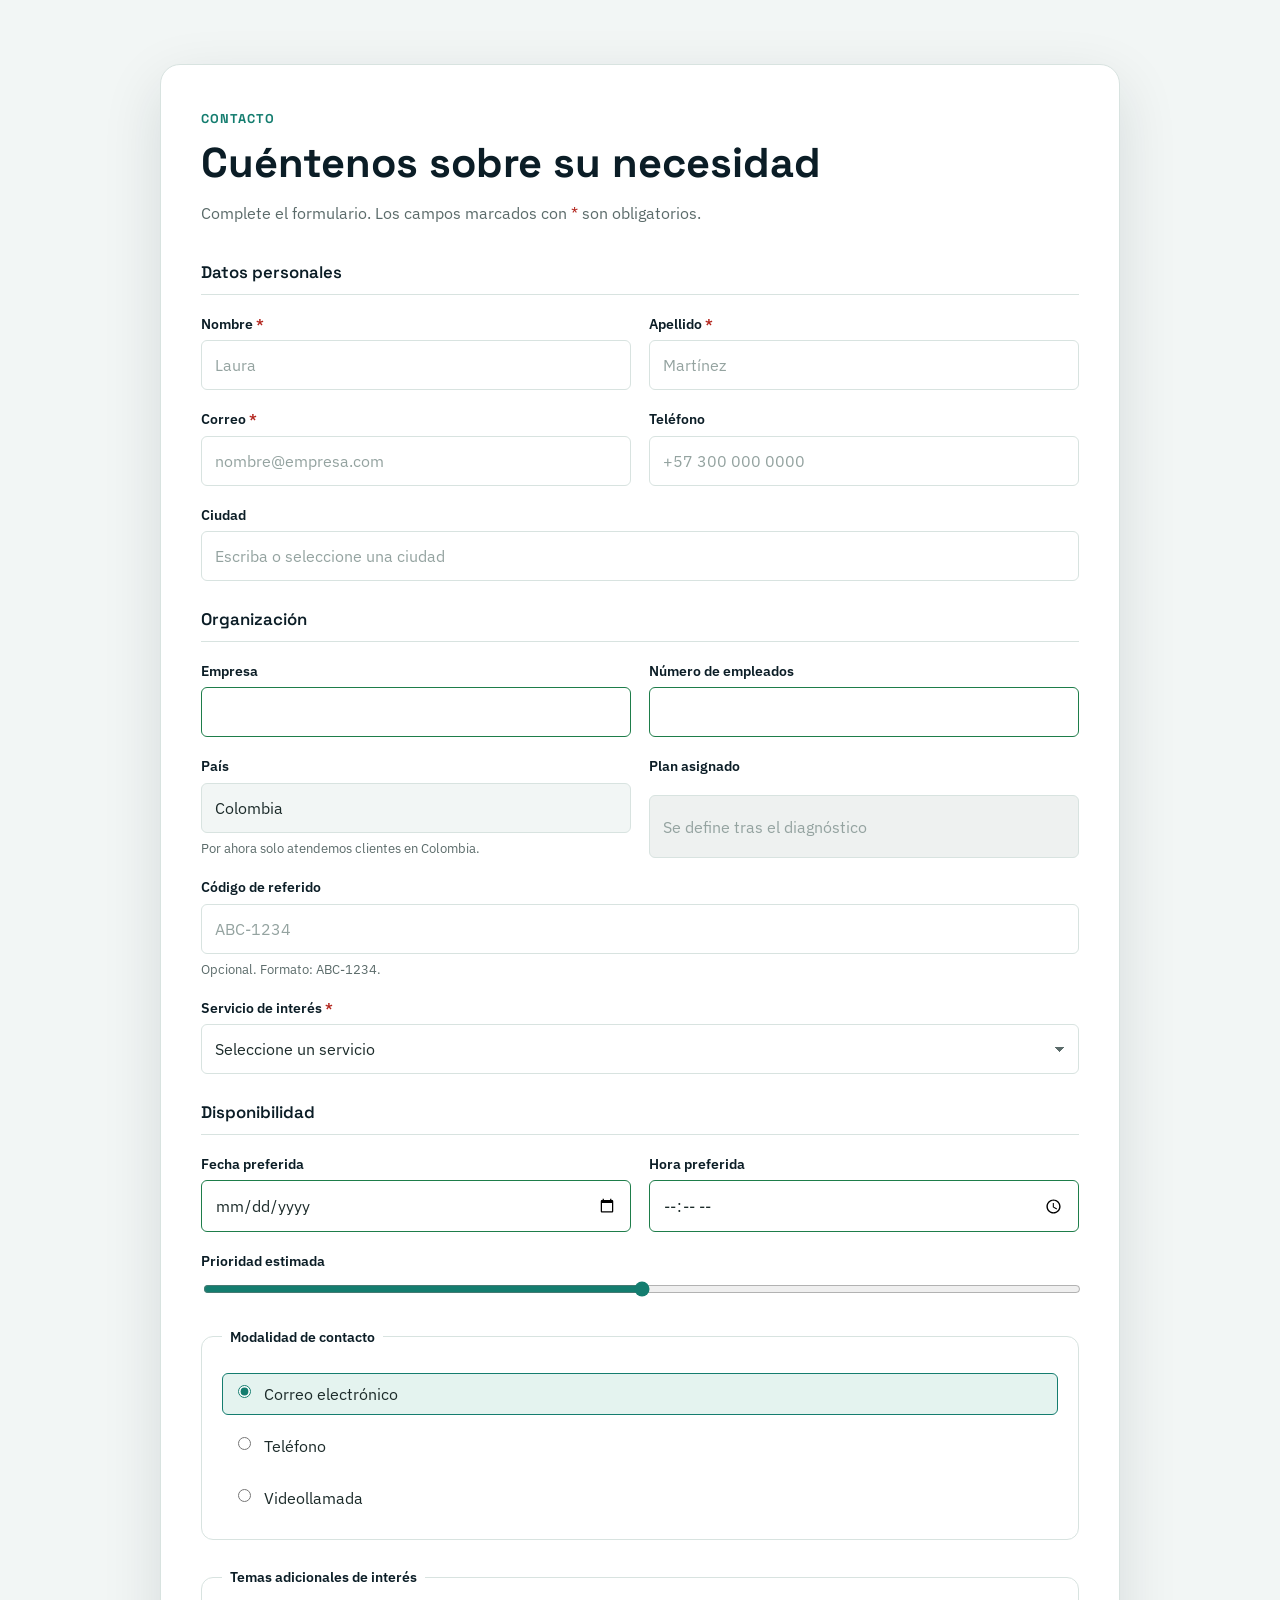
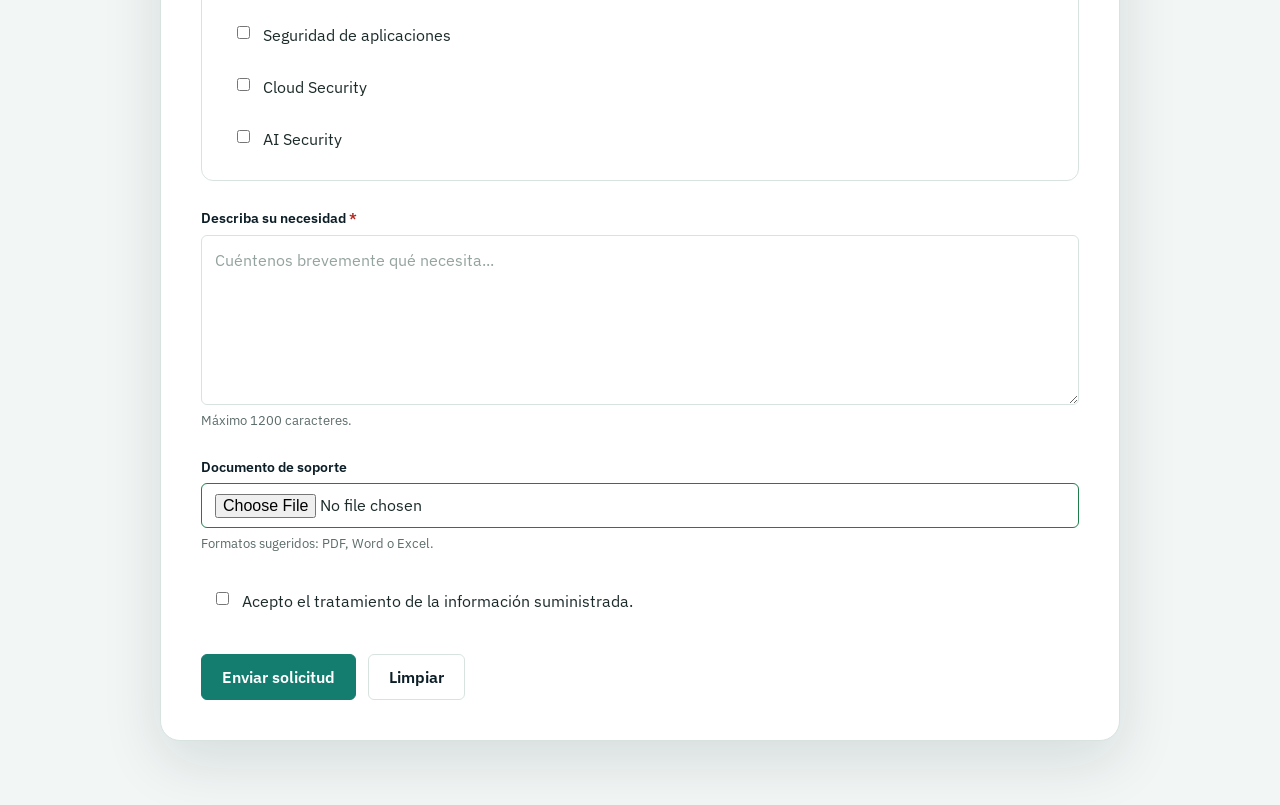
<file: Taller_2/taller2-parte1/index.html>
<!DOCTYPE html>
<html lang="es">
<head>
  <meta charset="UTF-8">
  <meta name="viewport" content="width=device-width, initial-scale=1.0">
  <title>Formulario de contacto | Advisory de Seguridad</title>
  <link rel="preconnect" href="https://fonts.googleapis.com">
  <link href="https://fonts.googleapis.com/css2?family=Space+Grotesk:wght@600;700&family=IBM+Plex+Sans:wght@400;500;600&display=swap" rel="stylesheet">
  <link rel="stylesheet" href="styles.css">
</head>
<body>
  <main class="form-page">
    <section class="form-section">
      <div class="form-container">

        <header class="form-header">
          <span class="eyebrow">Contacto</span>
          <h1>Cuéntenos sobre su necesidad</h1>
          <p>Complete el formulario. Los campos marcados con <span class="required-mark" aria-hidden="true">*</span> son obligatorios.</p>
        </header>

        <form class="contact-form" action="#" method="post">
          <section class="form-block">
            <h2>Datos personales</h2>

            <div class="form-grid">
              <div class="form-field">
                <label for="nombre">Nombre <span class="required-mark" aria-hidden="true">*</span></label>
                <input type="text" id="nombre" name="nombre" autocomplete="given-name" placeholder="Laura" required>
              </div>
              <div class="form-field">
                <label for="apellido">Apellido <span class="required-mark" aria-hidden="true">*</span></label>
                <input type="text" id="apellido" name="apellido" autocomplete="family-name" placeholder="Martínez" required>
              </div>
            </div>

            <div class="form-grid">
              <div class="form-field">
                <label for="email">Correo <span class="required-mark" aria-hidden="true">*</span></label>
                <input type="email" id="email" name="email" autocomplete="email" placeholder="nombre@empresa.com" required>
              </div>
              <div class="form-field">
                <label for="telefono">Teléfono</label>
                <input type="tel" id="telefono" name="telefono" autocomplete="tel" placeholder="+57 300 000 0000">
              </div>
            </div>

            <div class="form-field">
              <label for="ciudad">Ciudad</label>
              <input type="text" id="ciudad" name="ciudad" list="ciudades" placeholder="Escriba o seleccione una ciudad">
              <datalist id="ciudades">
                <option value="Bogotá">
                <option value="Medellín">
                <option value="Cali">
                <option value="Pasto">
                <option value="Barranquilla">
              </datalist>
            </div>
          </section>

          <section class="form-block">
            <h2>Organización</h2>

            <div class="form-grid">
              <div class="form-field">
                <label for="empresa">Empresa</label>
                <input type="text" id="empresa" name="empresa" autocomplete="organization">
              </div>
              <div class="form-field">
                <label for="empleados">Número de empleados</label>
                <input type="number" id="empleados" name="empleados" min="1" max="100000" step="1">
              </div>
            </div>

            <div class="form-grid">
              <div class="form-field">
                <label for="pais">País</label>
                <input type="text" id="pais" name="pais" value="Colombia" readonly aria-describedby="pais-help">
                <small id="pais-help" class="field-help">Por ahora solo atendemos clientes en Colombia.</small>
              </div>
              <div class="form-field">
                <label for="plan">Plan asignado</label>
                <input type="text" id="plan" name="plan" value="Se define tras el diagnóstico" disabled>
              </div>
            </div>

            <div class="form-field">
              <label for="referido">Código de referido</label>
              <input type="text" id="referido" name="referido" pattern="[A-Z]{3}-[0-9]{4}" placeholder="ABC-1234" title="Tres letras mayúsculas, un guion y cuatro números" aria-describedby="referido-help">
              <small id="referido-help" class="field-help">Opcional. Formato: ABC-1234.</small>
            </div>

            <div class="form-field">
              <label for="servicio">Servicio de interés <span class="required-mark" aria-hidden="true">*</span></label>
              <select id="servicio" name="servicio" required>
                <option value="" selected disabled>Seleccione un servicio</option>
                <optgroup label="Auditorías de seguridad">
                  <option value="pentesting">Pentesting</option>
                  <option value="hacking-etico">Hacking Ético</option>
                  <option value="iso27001">ISO 27001</option>
                </optgroup>
                <optgroup label="Desarrollo seguro">
                  <option value="ssdlc">SSDLC</option>
                  <option value="devsecops">DevSecOps</option>
                  <option value="ai-security">AI Security</option>
                </optgroup>
              </select>
            </div>
          </section>

          <section class="form-block">
            <h2>Disponibilidad</h2>

            <div class="form-grid">
              <div class="form-field">
                <label for="fecha">Fecha preferida</label>
                <input type="date" id="fecha" name="fecha">
              </div>
              <div class="form-field">
                <label for="hora">Hora preferida</label>
                <input type="time" id="hora" name="hora">
              </div>
            </div>

            <div class="form-field">
              <label for="prioridad">Prioridad estimada</label>
              <input type="range" id="prioridad" name="prioridad" min="1" max="5" value="3">
            </div>
          </section>

          <fieldset>
            <legend>Modalidad de contacto</legend>
            <div class="choice-list">
              <label class="choice">
                <input type="radio" name="modalidad" value="correo" checked>
                <span>Correo electrónico</span>
              </label>
              <label class="choice">
                <input type="radio" name="modalidad" value="telefono">
                <span>Teléfono</span>
              </label>
              <label class="choice">
                <input type="radio" name="modalidad" value="videollamada">
                <span>Videollamada</span>
              </label>
            </div>
          </fieldset>

          <fieldset>
            <legend>Temas adicionales de interés</legend>
            <div class="choice-list">
              <label class="choice">
                <input type="checkbox" name="intereses" value="seguridad">
                <span>Seguridad de aplicaciones</span>
              </label>
              <label class="choice">
                <input type="checkbox" name="intereses" value="cloud">
                <span>Cloud Security</span>
              </label>
              <label class="choice">
                <input type="checkbox" name="intereses" value="ia">
                <span>AI Security</span>
              </label>
            </div>
          </fieldset>

          <div class="form-field">
            <label for="mensaje">Describa su necesidad <span class="required-mark" aria-hidden="true">*</span></label>
            <textarea id="mensaje" name="mensaje" rows="6" maxlength="1200" placeholder="Cuéntenos brevemente qué necesita..." aria-describedby="mensaje-help" required></textarea>
            <small id="mensaje-help" class="field-help">Máximo 1200 caracteres.</small>
          </div>

          <div class="form-field">
            <label for="archivo">Documento de soporte</label>
            <input type="file" id="archivo" name="archivo" accept=".pdf,.doc,.docx,.xlsx" aria-describedby="archivo-help">
            <small id="archivo-help" class="field-help">Formatos sugeridos: PDF, Word o Excel.</small>
          </div>

          <label class="choice">
            <input type="checkbox" name="terminos" required>
            <span>Acepto el tratamiento de la información suministrada.</span>
          </label>

          <div class="form-actions">
            <button type="submit" class="button button-primary">Enviar solicitud</button>
            <button type="reset" class="button button-secondary">Limpiar</button>
          </div>

        </form>
      </div>
    </section>
  </main>
</body>
</html>
</file>
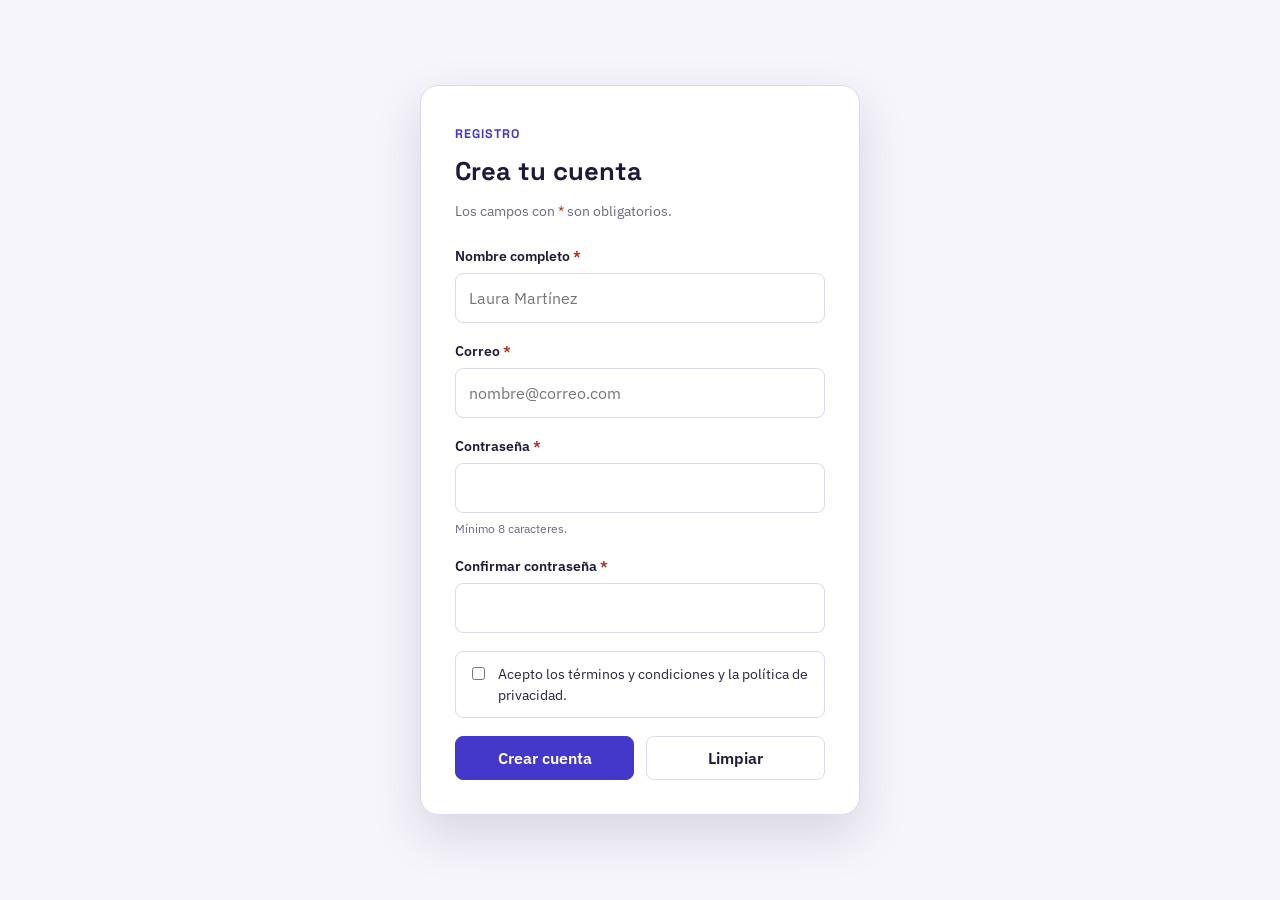
<file: Taller_2/taller2-parte2/ejercicio1-registro.html>
<!DOCTYPE html>
<html lang="es">
<head>
  <meta charset="UTF-8">
  <meta name="viewport" content="width=device-width, initial-scale=1.0">
  <title>Ejercicio 1 · Formulario de registro</title>
  <link rel="preconnect" href="https://fonts.googleapis.com">
  <link href="https://fonts.googleapis.com/css2?family=Space+Grotesk:wght@600;700&family=IBM+Plex+Sans:wght@400;500;600&display=swap" rel="stylesheet">
  <link rel="stylesheet" href="ejercicio1-registro.css">
</head>
<body>
  <main class="page">
    <section class="card">
      <header class="card-header">
        <span class="eyebrow">Registro</span>
        <h1>Crea tu cuenta</h1>
        <p>Los campos con <span class="required-mark">*</span> son obligatorios.</p>
      </header>

      <form action="#" method="post">
        <div class="field">
          <label for="nombre">Nombre completo <span class="required-mark">*</span></label>
          <input type="text" id="nombre" name="nombre" autocomplete="name" placeholder="Laura Martínez" required>
        </div>

        <div class="field">
          <label for="correo">Correo <span class="required-mark">*</span></label>
          <input type="email" id="correo" name="correo" autocomplete="email" placeholder="nombre@correo.com" required>
        </div>

        <div class="field">
          <label for="password">Contraseña <span class="required-mark">*</span></label>
          <input type="password" id="password" name="password" minlength="8" autocomplete="new-password" aria-describedby="password-help" required>
          <small id="password-help" class="help">Mínimo 8 caracteres.</small>
        </div>

        <div class="field">
          <label for="confirmar">Confirmar contraseña <span class="required-mark">*</span></label>
          <input type="password" id="confirmar" name="confirmar" minlength="8" autocomplete="new-password" required>
        </div>

        <!-- confirmación visual de términos: el bloque cambia de estilo cuando se marca -->
        <label class="terms">
          <input type="checkbox" name="terminos" required>
          <span>Acepto los términos y condiciones y la política de privacidad.</span>
        </label>

        <div class="actions">
          <button type="submit" class="button button-primary">Crear cuenta</button>
          <button type="reset" class="button button-secondary">Limpiar</button>
        </div>
      </form>
    </section>
  </main>
</body>
</html>
</file>
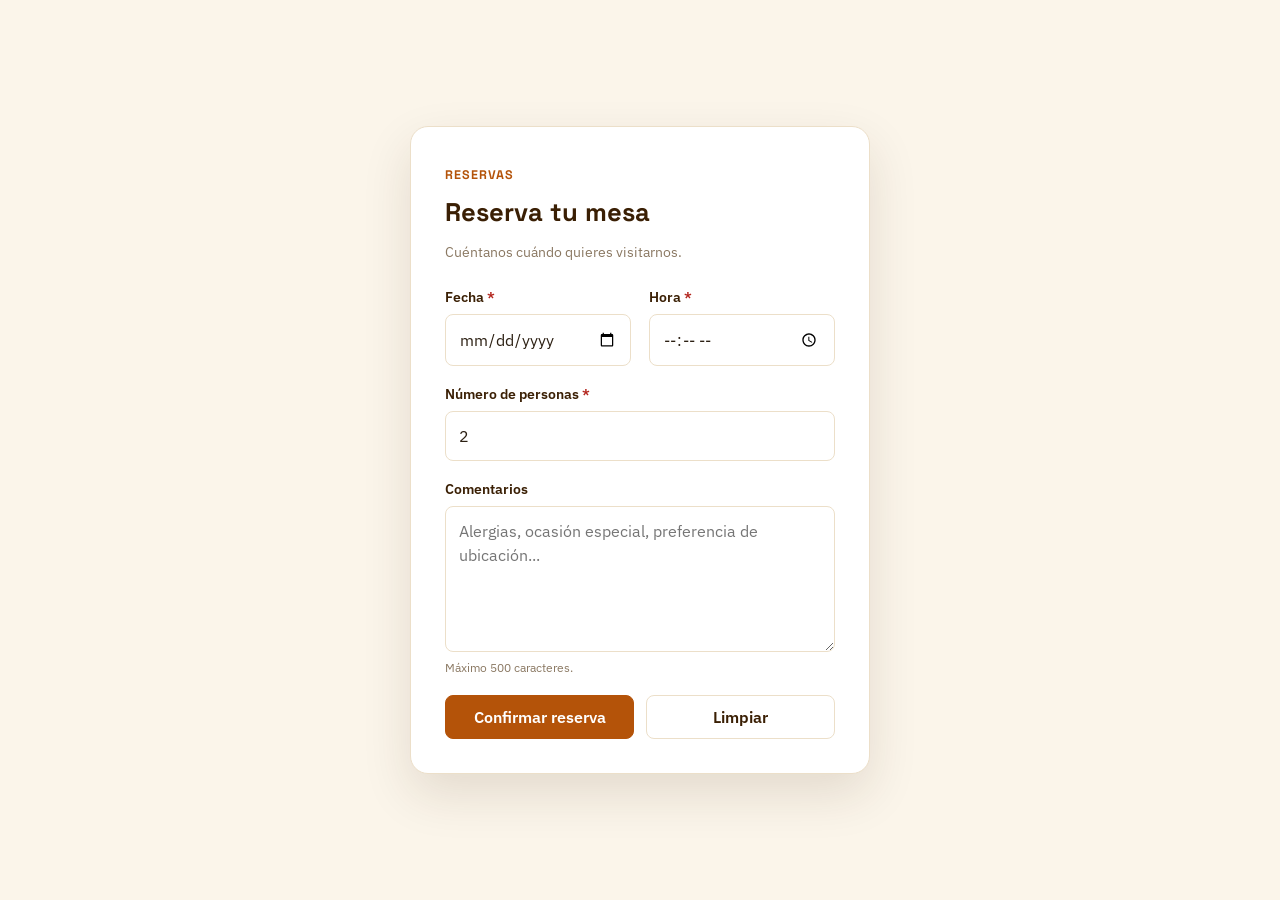
<file: Taller_2/taller2-parte2/ejercicio2-reserva.html>
<!DOCTYPE html>
<html lang="es">
<head>
  <meta charset="UTF-8">
  <meta name="viewport" content="width=device-width, initial-scale=1.0">
  <title>Ejercicio 2 · Formulario de reserva</title>
  <link rel="preconnect" href="https://fonts.googleapis.com">
  <link href="https://fonts.googleapis.com/css2?family=Space+Grotesk:wght@600;700&family=IBM+Plex+Sans:wght@400;500;600&display=swap" rel="stylesheet">
  <link rel="stylesheet" href="ejercicio2-reserva.css">
</head>
<body>
  <main class="page">
    <section class="card">
      <header class="card-header">
        <span class="eyebrow">Reservas</span>
        <h1>Reserva tu mesa</h1>
        <p>Cuéntanos cuándo quieres visitarnos.</p>
      </header>

      <form action="#" method="post">
        <div class="grid">
          <div class="field">
            <label for="fecha">Fecha <span class="required-mark">*</span></label>
            <input type="date" id="fecha" name="fecha" required>
          </div>
          <div class="field">
            <label for="hora">Hora <span class="required-mark">*</span></label>
            <input type="time" id="hora" name="hora" required>
          </div>
        </div>

        <div class="field">
          <label for="personas">Número de personas <span class="required-mark">*</span></label>
          <input type="number" id="personas" name="personas" min="1" max="20" step="1" value="2" required>
        </div>

        <div class="field">
          <label for="comentarios">Comentarios</label>
          <textarea id="comentarios" name="comentarios" rows="5" maxlength="500" placeholder="Alergias, ocasión especial, preferencia de ubicación..."></textarea>
          <small class="help">Máximo 500 caracteres.</small>
        </div>

        <div class="actions">
          <button type="submit" class="button button-primary">Confirmar reserva</button>
          <button type="reset" class="button button-secondary">Limpiar</button>
        </div>
      </form>
    </section>
  </main>
</body>
</html>
</file>
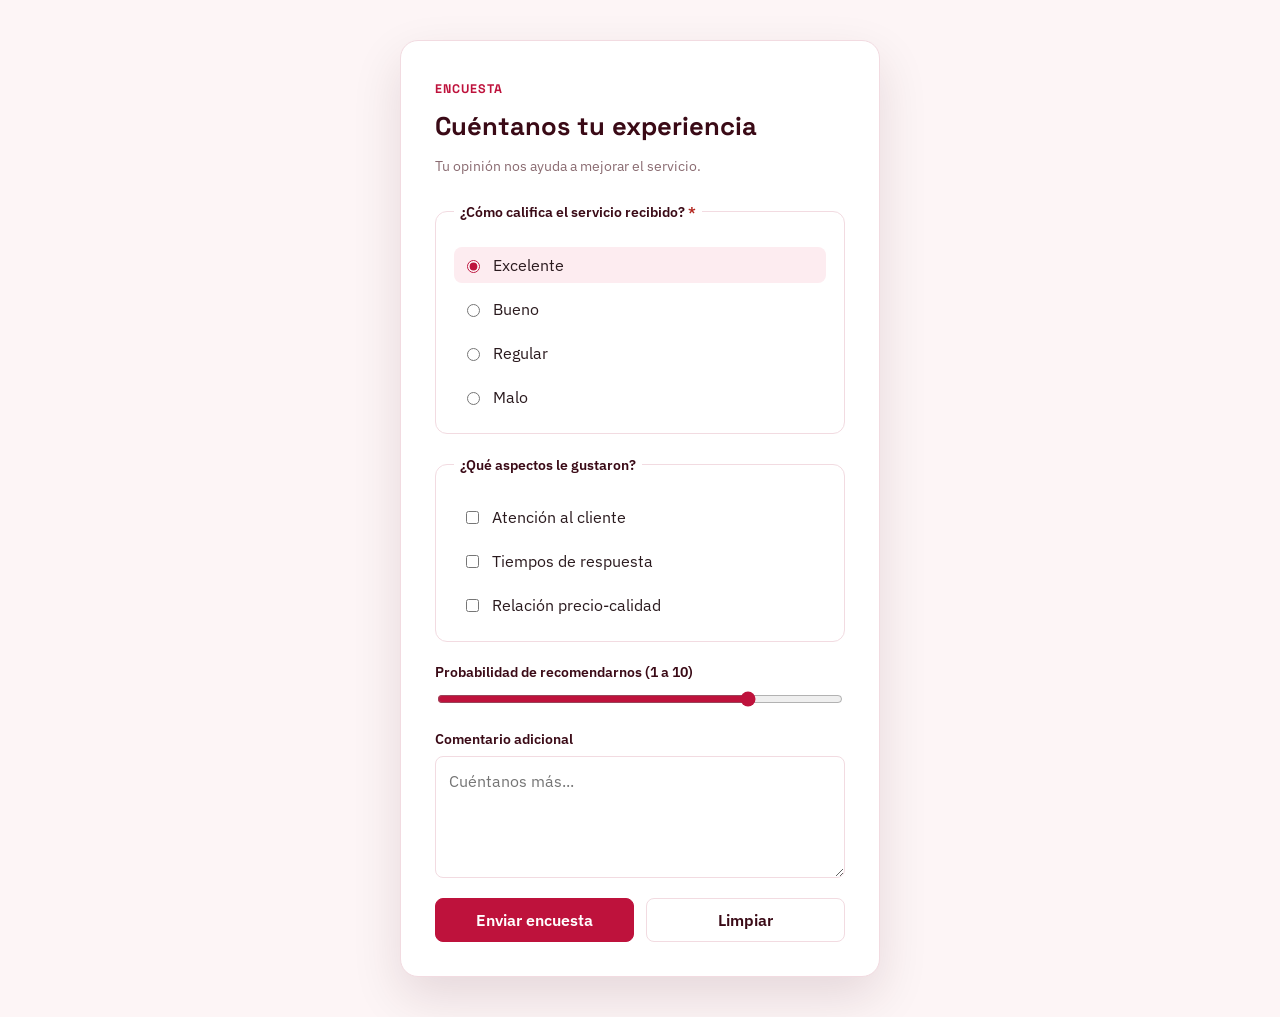
<file: Taller_2/taller2-parte2/ejercicio3-encuesta.html>
<!DOCTYPE html>
<html lang="es">
<head>
  <meta charset="UTF-8">
  <meta name="viewport" content="width=device-width, initial-scale=1.0">
  <title>Ejercicio 3 · Encuesta de satisfacción</title>
  <link rel="preconnect" href="https://fonts.googleapis.com">
  <link href="https://fonts.googleapis.com/css2?family=Space+Grotesk:wght@600;700&family=IBM+Plex+Sans:wght@400;500;600&display=swap" rel="stylesheet">
  <link rel="stylesheet" href="ejercicio3-encuesta.css">
</head>
<body>
  <main class="page">
    <section class="card">
      <header class="card-header">
        <span class="eyebrow">Encuesta</span>
        <h1>Cuéntanos tu experiencia</h1>
        <p>Tu opinión nos ayuda a mejorar el servicio.</p>
      </header>

      <form action="#" method="post">
        <fieldset>
          <legend>¿Cómo califica el servicio recibido? <span class="required-mark">*</span></legend>
          <div class="choice-list">
            <label class="choice">
              <input type="radio" name="calificacion" value="excelente" checked>
              <span>Excelente</span>
            </label>
            <label class="choice">
              <input type="radio" name="calificacion" value="bueno">
              <span>Bueno</span>
            </label>
            <label class="choice">
              <input type="radio" name="calificacion" value="regular">
              <span>Regular</span>
            </label>
            <label class="choice">
              <input type="radio" name="calificacion" value="malo">
              <span>Malo</span>
            </label>
          </div>
        </fieldset>

        <fieldset>
          <legend>¿Qué aspectos le gustaron?</legend>
          <div class="choice-list">
            <label class="choice">
              <input type="checkbox" name="aspectos" value="atencion">
              <span>Atención al cliente</span>
            </label>
            <label class="choice">
              <input type="checkbox" name="aspectos" value="tiempos">
              <span>Tiempos de respuesta</span>
            </label>
            <label class="choice">
              <input type="checkbox" name="aspectos" value="precio">
              <span>Relación precio-calidad</span>
            </label>
          </div>
        </fieldset>

        <div class="field">
          <label for="recomendacion">Probabilidad de recomendarnos (1 a 10)</label>
          <input type="range" id="recomendacion" name="recomendacion" min="1" max="10" value="8">
        </div>

        <div class="field">
          <label for="comentario">Comentario adicional</label>
          <textarea id="comentario" name="comentario" rows="4" maxlength="400" placeholder="Cuéntanos más..."></textarea>
        </div>

        <div class="actions">
          <button type="submit" class="button button-primary">Enviar encuesta</button>
          <button type="reset" class="button button-secondary">Limpiar</button>
        </div>
      </form>
    </section>
  </main>
</body>
</html>
</file>
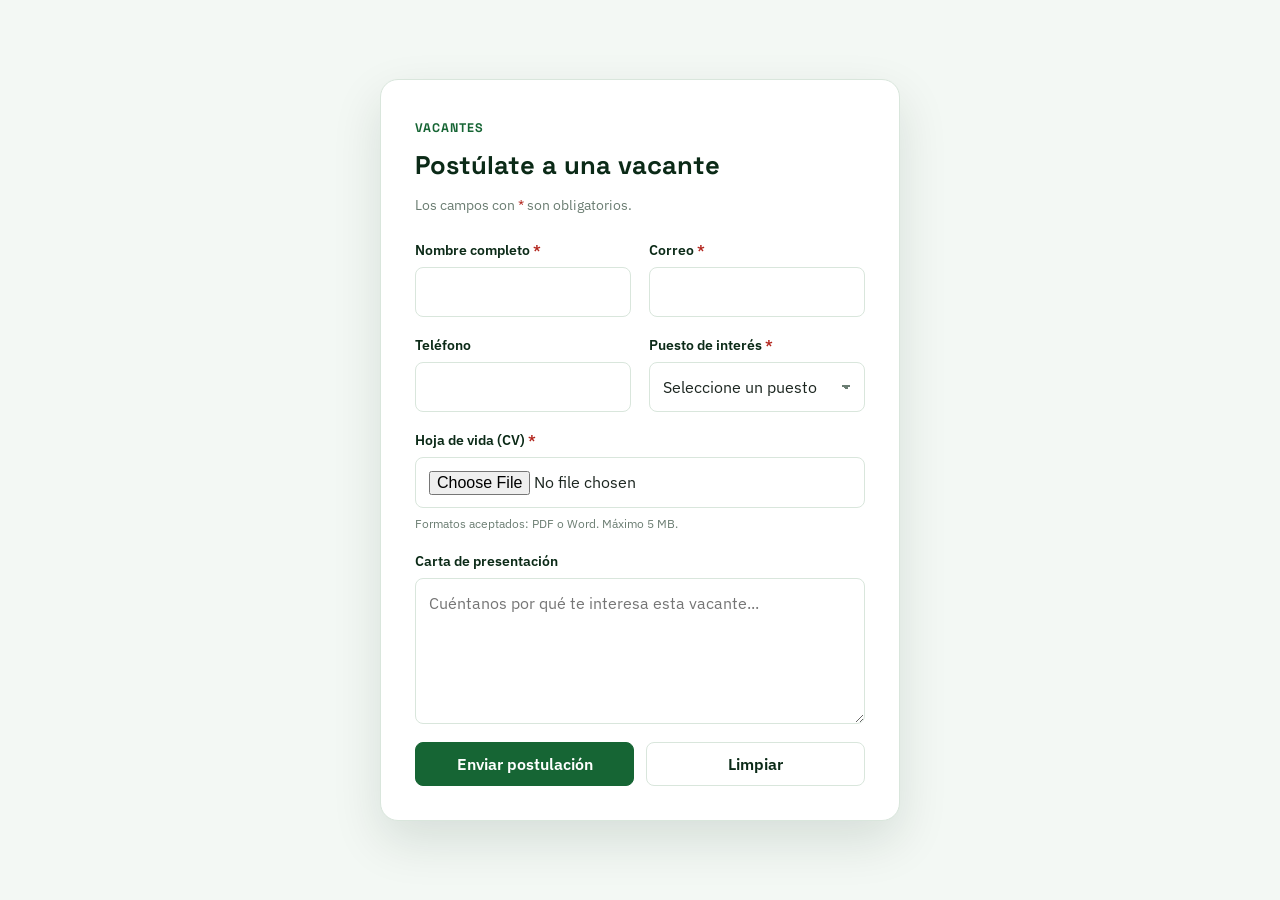
<file: Taller_2/taller2-parte2/ejercicio4-solicitud-laboral.html>
<!DOCTYPE html>
<html lang="es">
<head>
  <meta charset="UTF-8">
  <meta name="viewport" content="width=device-width, initial-scale=1.0">
  <title>Ejercicio 4 · Solicitud laboral</title>
  <link rel="preconnect" href="https://fonts.googleapis.com">
  <link href="https://fonts.googleapis.com/css2?family=Space+Grotesk:wght@600;700&family=IBM+Plex+Sans:wght@400;500;600&display=swap" rel="stylesheet">
  <link rel="stylesheet" href="ejercicio4-solicitud-laboral.css">
</head>
<body>
  <main class="page">
    <section class="card">
      <header class="card-header">
        <span class="eyebrow">Vacantes</span>
        <h1>Postúlate a una vacante</h1>
        <p>Los campos con <span class="required-mark">*</span> son obligatorios.</p>
      </header>

      <form action="#" method="post">
        <div class="grid">
          <div class="field">
            <label for="nombre">Nombre completo <span class="required-mark">*</span></label>
            <input type="text" id="nombre" name="nombre" autocomplete="name" required>
          </div>
          <div class="field">
            <label for="correo">Correo <span class="required-mark">*</span></label>
            <input type="email" id="correo" name="correo" autocomplete="email" required>
          </div>
        </div>

        <div class="grid">
          <div class="field">
            <label for="telefono">Teléfono</label>
            <input type="tel" id="telefono" name="telefono" autocomplete="tel">
          </div>
          <div class="field">
            <label for="puesto">Puesto de interés <span class="required-mark">*</span></label>
            <select id="puesto" name="puesto" required>
              <option value="" selected disabled>Seleccione un puesto</option>
              <option value="frontend">Desarrollador Frontend</option>
              <option value="backend">Desarrollador Backend</option>
              <option value="qa">Analista QA</option>
              <option value="soporte">Soporte Técnico</option>
            </select>
          </div>
        </div>

        <div class="field">
          <label for="cv">Hoja de vida (CV) <span class="required-mark">*</span></label>
          <input type="file" id="cv" name="cv" accept=".pdf,.doc,.docx" aria-describedby="cv-help" required>
          <small id="cv-help" class="help">Formatos aceptados: PDF o Word. Máximo 5 MB.</small>
        </div>

        <div class="field">
          <label for="carta">Carta de presentación</label>
          <textarea id="carta" name="carta" rows="5" maxlength="800" placeholder="Cuéntanos por qué te interesa esta vacante..."></textarea>
        </div>

        <div class="actions">
          <button type="submit" class="button button-primary">Enviar postulación</button>
          <button type="reset" class="button button-secondary">Limpiar</button>
        </div>
      </form>
    </section>
  </main>
</body>
</html>
</file>
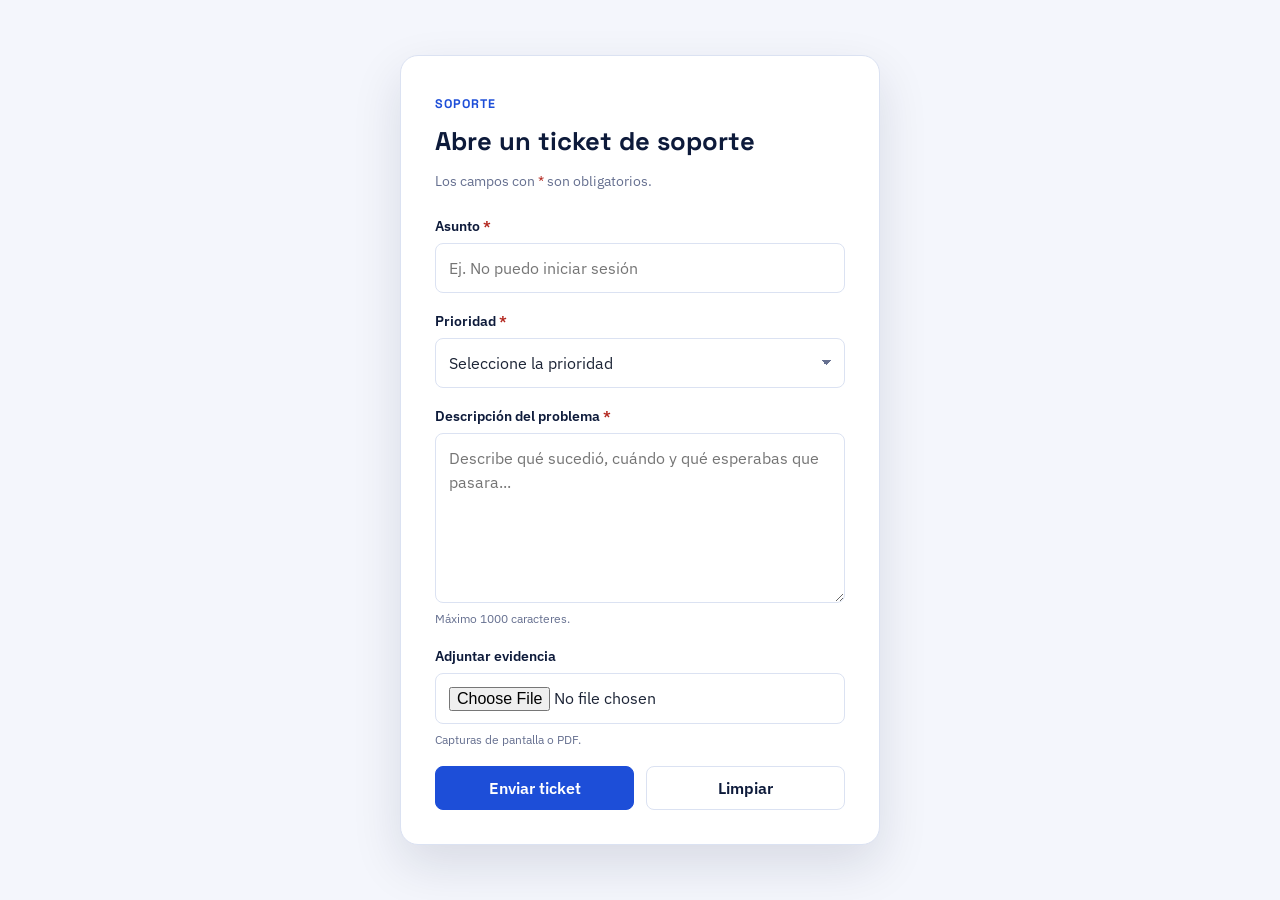
<file: Taller_2/taller2-parte2/ejercicio5-soporte.html>
<!DOCTYPE html>
<html lang="es">
<head>
  <meta charset="UTF-8">
  <meta name="viewport" content="width=device-width, initial-scale=1.0">
  <title>Ejercicio 5 · Ticket de soporte</title>
  <link rel="preconnect" href="https://fonts.googleapis.com">
  <link href="https://fonts.googleapis.com/css2?family=Space+Grotesk:wght@600;700&family=IBM+Plex+Sans:wght@400;500;600&display=swap" rel="stylesheet">
  <link rel="stylesheet" href="ejercicio5-soporte.css">
</head>
<body>
  <main class="page">
    <section class="card">
      <header class="card-header">
        <span class="eyebrow">Soporte</span>
        <h1>Abre un ticket de soporte</h1>
        <p>Los campos con <span class="required-mark">*</span> son obligatorios.</p>
      </header>

      <form action="#" method="post">
        <div class="field">
          <label for="asunto">Asunto <span class="required-mark">*</span></label>
          <input type="text" id="asunto" name="asunto" placeholder="Ej. No puedo iniciar sesión" required>
        </div>

        <div class="field">
          <label for="prioridad">Prioridad <span class="required-mark">*</span></label>
          <select id="prioridad" name="prioridad" required>
            <option value="" selected disabled>Seleccione la prioridad</option>
            <option value="baja">Baja</option>
            <option value="media">Media</option>
            <option value="alta">Alta</option>
            <option value="urgente">Urgente</option>
          </select>
        </div>

        <div class="field">
          <label for="descripcion">Descripción del problema <span class="required-mark">*</span></label>
          <textarea id="descripcion" name="descripcion" rows="6" maxlength="1000" placeholder="Describe qué sucedió, cuándo y qué esperabas que pasara..." required></textarea>
          <small class="help">Máximo 1000 caracteres.</small>
        </div>

        <div class="field">
          <label for="adjunto">Adjuntar evidencia</label>
          <input type="file" id="adjunto" name="adjunto" accept="image/*,.pdf" aria-describedby="adjunto-help">
          <small id="adjunto-help" class="help">Capturas de pantalla o PDF.</small>
        </div>

        <div class="actions">
          <button type="submit" class="button button-primary">Enviar ticket</button>
          <button type="reset" class="button button-secondary">Limpiar</button>
        </div>
      </form>
    </section>
  </main>
</body>
</html>
</file>
<file: Taller_2/taller2-parte1/styles.css>
/* =========================================================
   Módulo 19: Design system propio (variables CSS)
   Paleta distinta a la de la guía: tinta verde-azulada oscura
   + acento jade, en vez del azul de ejemplo del documento.
   ========================================================= */
:root {
  --primary: #147d6f;
  --primary-hover: #0f5f54;
  --primary-light: #e4f3ef;
  --ink: #0b1d26;
  --text: #1c2b2a;
  --muted: #5b6b6a;
  --border: #d8e3e0;
  --background: #ffffff;
  --background-soft: #f2f6f5;
  --danger: #b3261e;
  --success: #1e7d4a;

  --radius-sm: 6px;
  --radius-md: 12px;
  --radius-lg: 20px;

  --shadow: 0 20px 60px rgba(11, 29, 38, 0.12);
  --container: 960px;

  --font-heading: "Space Grotesk", system-ui, sans-serif;
  --font-body: "IBM Plex Sans", system-ui, sans-serif;
}

/* Módulo 3, 20: reset y base */
* {
  box-sizing: border-box;
}

html {
  color-scheme: light;
}

body {
  margin: 0;
  font-family: var(--font-body);
  background: var(--background-soft);
  color: var(--text);
  line-height: 1.5;
}

/* Módulo 20: página y tarjeta del formulario */
.form-page {
  min-height: 100vh;
}

.form-section {
  padding: 64px 20px;
}

.form-container {
  width: min(100%, var(--container));
  margin-inline: auto;
  padding: 40px;
  background: var(--background);
  border: 1px solid var(--border);
  border-radius: var(--radius-lg);
  box-shadow: var(--shadow);
}

/* Encabezado */
.form-header {
  max-width: 640px;
  margin-bottom: 34px;
}

.eyebrow {
  display: inline-block;
  color: var(--primary);
  font-family: var(--font-heading);
  font-size: 0.8rem;
  font-weight: 700;
  letter-spacing: 0.08em;
  text-transform: uppercase;
}

.form-header h1 {
  margin: 10px 0 0;
  color: var(--ink);
  font-family: var(--font-heading);
  font-weight: 700;
  font-size: clamp(1.9rem, 4vw, 2.6rem);
  line-height: 1.15;
}

.form-header p {
  margin: 14px 0 0;
  color: var(--muted);
  line-height: 1.6;
}

/* Módulo 18, 24: estructura del formulario */
.contact-form {
  display: grid;
  gap: 26px;
}

.form-block {
  display: grid;
  gap: 18px;
}

.form-block h2 {
  margin: 0;
  color: var(--ink);
  font-family: var(--font-heading);
  font-size: 1.05rem;
  font-weight: 600;
  border-bottom: 1px solid var(--border);
  padding-bottom: 8px;
}

/* Módulo 24: grid de dos columnas */
.form-grid {
  display: grid;
  grid-template-columns: repeat(2, minmax(0, 1fr));
  gap: 18px;
}

/* Módulo 3, 21: campo individual */
.form-field {
  display: grid;
  gap: 6px;
}

.form-field label,
fieldset legend {
  color: var(--ink);
  font-size: 0.9rem;
  font-weight: 600;
}

/* Módulo 21: controles compartidos */
.form-field input,
.form-field select,
.form-field textarea {
  width: 100%;
  padding: 12px 13px;
  border: 1px solid var(--border);
  border-radius: var(--radius-sm);
  background: var(--background);
  color: var(--text);
  font: inherit;
  outline: none;
  transition: border-color 150ms ease, box-shadow 150ms ease, background-color 150ms ease;
}

.form-field textarea {
  min-height: 130px;
  resize: vertical;
}

.form-field input::placeholder,
.form-field textarea::placeholder {
  color: #94a3a0;
}

/* Módulo 14: range y color heredan accent-color */
.form-field input[type="range"] {
  padding: 0;
  accent-color: var(--primary);
}

.form-field input[type="file"] {
  padding: 9px 13px;
}

/* Módulo 22: focus */
.form-field input:focus,
.form-field select:focus,
.form-field textarea:focus {
  border-color: var(--primary);
  box-shadow: 0 0 0 4px rgba(20, 125, 111, 0.14);
}

.form-field input:focus-visible,
.form-field select:focus-visible,
.form-field textarea:focus-visible,
.button:focus-visible {
  outline: 3px solid rgba(20, 125, 111, 0.35);
  outline-offset: 2px;
}

/* Módulo 23: estados valid / invalid (solo en campos con placeholder) */
.form-field input:not(:placeholder-shown):valid {
  border-color: var(--success);
}

.form-field input:not(:placeholder-shown):invalid {
  border-color: var(--danger);
}

/* Módulo 27: select con flecha propia */
.form-field select {
  appearance: none;
  background-image:
    linear-gradient(45deg, transparent 50%, var(--muted) 50%),
    linear-gradient(135deg, var(--muted) 50%, transparent 50%);
  background-position:
    calc(100% - 18px) 50%,
    calc(100% - 13px) 50%;
  background-size: 5px 5px, 5px 5px;
  background-repeat: no-repeat;
  padding-right: 40px;
}

/* Módulo 31: disabled / readonly */
.form-field input:disabled {
  background: #eef1f0;
  color: #94a3a0;
  cursor: not-allowed;
}

.form-field input[readonly] {
  background: var(--background-soft);
}

/* Módulo 10, 11, 26: fieldset, radio y checkbox */
fieldset {
  margin: 0;
  padding: 20px;
  border: 1px solid var(--border);
  border-radius: var(--radius-md);
}

fieldset legend {
  padding: 0 8px;
}

.choice-list {
  display: grid;
  gap: 10px;
  margin-top: 6px;
}

.choice {
  display: flex;
  align-items: flex-start;
  gap: 10px;
  padding: 8px 10px;
  border: 1px solid transparent;
  border-radius: var(--radius-sm);
  cursor: pointer;
  transition: background-color 150ms ease, border-color 150ms ease;
}

.choice input {
  margin-top: 3px;
  accent-color: var(--primary);
}

/* Retroalimentación visual solo con CSS al marcar una opción */
.choice:has(input:checked) {
  background: var(--primary-light);
  border-color: var(--primary);
}

/* Módulo 29: texto de ayuda */
.field-help {
  color: var(--muted);
  font-size: 0.8rem;
}

/* Módulo 30: asterisco de obligatoriedad */
.required-mark {
  color: var(--danger);
}

/* Módulo 16, 28: botones */
.form-actions {
  display: flex;
  flex-wrap: wrap;
  gap: 12px;
  padding-top: 6px;
}

.button {
  min-height: 46px;
  display: inline-flex;
  align-items: center;
  justify-content: center;
  padding: 0 20px;
  border-radius: var(--radius-sm);
  font: inherit;
  font-weight: 600;
  cursor: pointer;
  transition: transform 150ms ease, background-color 150ms ease, border-color 150ms ease;
}

.button-primary {
  border: 1px solid var(--primary);
  background: var(--primary);
  color: #ffffff;
}

.button-primary:hover {
  background: var(--primary-hover);
  border-color: var(--primary-hover);
}

.button-secondary {
  border: 1px solid var(--border);
  background: #ffffff;
  color: var(--ink);
}

.button-secondary:hover {
  border-color: #b7c7c3;
  background: var(--background-soft);
}

/* Módulo 25: responsive */
@media (max-width: 720px) {
  .form-section {
    padding: 28px 14px;
  }

  .form-container {
    padding: 24px 18px;
    border-radius: var(--radius-md);
  }

  .form-grid {
    grid-template-columns: 1fr;
  }

  .form-actions {
    flex-direction: column;
  }

  .button {
    width: 100%;
  }
}
</file>
<file: Taller_2/taller2-parte2/ejercicio1-registro.css>
:root {
  --primary: #4338ca;
  --primary-hover: #362da3;
  --primary-light: #eeedfb;
  --ink: #1e1b3a;
  --text: #26243f;
  --muted: #6b6885;
  --border: #ddd9f0;
  --background: #ffffff;
  --background-soft: #f6f5fc;
  --danger: #b3261e;
  --radius-sm: 8px;
  --radius-lg: 18px;
  --shadow: 0 20px 50px rgba(30, 27, 58, 0.14);
  --font-heading: "Space Grotesk", system-ui, sans-serif;
  --font-body: "IBM Plex Sans", system-ui, sans-serif;
}

* { box-sizing: border-box; }

body {
  margin: 0;
  font-family: var(--font-body);
  background: var(--background-soft);
  color: var(--text);
  line-height: 1.5;
}

.page {
  min-height: 100vh;
  display: flex;
  align-items: center;
  justify-content: center;
  padding: 40px 16px;
}

.card {
  width: min(100%, 440px);
  background: var(--background);
  border: 1px solid var(--border);
  border-radius: var(--radius-lg);
  box-shadow: var(--shadow);
  padding: 34px;
}

.card-header { margin-bottom: 24px; }

.eyebrow {
  color: var(--primary);
  font-family: var(--font-heading);
  font-size: 0.78rem;
  font-weight: 700;
  letter-spacing: 0.08em;
  text-transform: uppercase;
}

.card-header h1 {
  margin: 8px 0 0;
  font-family: var(--font-heading);
  color: var(--ink);
  font-size: 1.6rem;
}

.card-header p {
  margin: 10px 0 0;
  color: var(--muted);
  font-size: 0.9rem;
}

form { display: grid; gap: 18px; }

.field { display: grid; gap: 6px; }

.field label { font-size: 0.88rem; font-weight: 600; color: var(--ink); }

.field input {
  width: 100%;
  padding: 12px 13px;
  border: 1px solid var(--border);
  border-radius: var(--radius-sm);
  font: inherit;
  color: var(--text);
  outline: none;
  transition: border-color 150ms ease, box-shadow 150ms ease;
}

.field input:focus {
  border-color: var(--primary);
  box-shadow: 0 0 0 4px rgba(67, 56, 202, 0.14);
}

.field input:focus-visible {
  outline: 3px solid rgba(67, 56, 202, 0.35);
  outline-offset: 2px;
}

.help { font-size: 0.78rem; color: var(--muted); }

.required-mark { color: var(--danger); }

/* Confirmación visual: el bloque de términos reacciona al marcarse, sin JavaScript */
.terms {
  display: flex;
  gap: 10px;
  align-items: flex-start;
  padding: 12px;
  border: 1px solid var(--border);
  border-radius: var(--radius-sm);
  cursor: pointer;
  transition: background-color 150ms ease, border-color 150ms ease;
}

.terms input {
  margin-top: 3px;
  accent-color: var(--primary);
}

.terms:has(input:checked) {
  background: var(--primary-light);
  border-color: var(--primary);
}

.terms span { font-size: 0.86rem; color: var(--text); }

.actions { display: flex; gap: 12px; flex-wrap: wrap; }

.button {
  min-height: 44px;
  flex: 1;
  border-radius: var(--radius-sm);
  font: inherit;
  font-weight: 600;
  cursor: pointer;
  transition: background-color 150ms ease, border-color 150ms ease;
}

.button-primary {
  border: 1px solid var(--primary);
  background: var(--primary);
  color: #fff;
}

.button-primary:hover { background: var(--primary-hover); border-color: var(--primary-hover); }

.button-secondary {
  border: 1px solid var(--border);
  background: #fff;
  color: var(--ink);
}

.button-secondary:hover { background: var(--background-soft); }

@media (max-width: 480px) {
  .card { padding: 26px 20px; }
  .actions { flex-direction: column; }
}
</file>
<file: Taller_2/taller2-parte2/ejercicio2-reserva.css>
:root {
  --primary: #b45309;
  --primary-hover: #92400e;
  --ink: #3a1f04;
  --text: #2c2013;
  --muted: #8a7862;
  --border: #ecdfc9;
  --background: #ffffff;
  --background-soft: #fbf5ea;
  --danger: #b3261e;
  --radius-sm: 8px;
  --radius-lg: 18px;
  --shadow: 0 20px 50px rgba(58, 31, 4, 0.12);
  --font-heading: "Space Grotesk", system-ui, sans-serif;
  --font-body: "IBM Plex Sans", system-ui, sans-serif;
}

* { box-sizing: border-box; }

body {
  margin: 0;
  font-family: var(--font-body);
  background: var(--background-soft);
  color: var(--text);
  line-height: 1.5;
}

.page {
  min-height: 100vh;
  display: flex;
  align-items: center;
  justify-content: center;
  padding: 40px 16px;
}

.card {
  width: min(100%, 460px);
  background: var(--background);
  border: 1px solid var(--border);
  border-radius: var(--radius-lg);
  box-shadow: var(--shadow);
  padding: 34px;
}

.card-header { margin-bottom: 24px; }

.eyebrow {
  color: var(--primary);
  font-family: var(--font-heading);
  font-size: 0.78rem;
  font-weight: 700;
  letter-spacing: 0.08em;
  text-transform: uppercase;
}

.card-header h1 {
  margin: 8px 0 0;
  font-family: var(--font-heading);
  color: var(--ink);
  font-size: 1.6rem;
}

.card-header p { margin: 10px 0 0; color: var(--muted); font-size: 0.9rem; }

form { display: grid; gap: 18px; }

.grid {
  display: grid;
  grid-template-columns: repeat(2, minmax(0, 1fr));
  gap: 18px;
}

.field { display: grid; gap: 6px; }

.field label { font-size: 0.88rem; font-weight: 600; color: var(--ink); }

.field input,
.field textarea {
  width: 100%;
  padding: 12px 13px;
  border: 1px solid var(--border);
  border-radius: var(--radius-sm);
  font: inherit;
  color: var(--text);
  outline: none;
  transition: border-color 150ms ease, box-shadow 150ms ease;
}

.field textarea { min-height: 110px; resize: vertical; }

.field input:focus,
.field textarea:focus {
  border-color: var(--primary);
  box-shadow: 0 0 0 4px rgba(180, 83, 9, 0.14);
}

.field input:focus-visible,
.field textarea:focus-visible {
  outline: 3px solid rgba(180, 83, 9, 0.35);
  outline-offset: 2px;
}

.help { font-size: 0.78rem; color: var(--muted); }

.required-mark { color: var(--danger); }

.actions { display: flex; gap: 12px; flex-wrap: wrap; }

.button {
  min-height: 44px;
  flex: 1;
  border-radius: var(--radius-sm);
  font: inherit;
  font-weight: 600;
  cursor: pointer;
  transition: background-color 150ms ease, border-color 150ms ease;
}

.button-primary { border: 1px solid var(--primary); background: var(--primary); color: #fff; }
.button-primary:hover { background: var(--primary-hover); border-color: var(--primary-hover); }

.button-secondary { border: 1px solid var(--border); background: #fff; color: var(--ink); }
.button-secondary:hover { background: var(--background-soft); }

@media (max-width: 480px) {
  .card { padding: 26px 20px; }
  .grid { grid-template-columns: 1fr; }
  .actions { flex-direction: column; }
}
</file>
<file: Taller_2/taller2-parte2/ejercicio3-encuesta.css>
:root {
  --primary: #be123c;
  --primary-hover: #9f1239;
  --primary-light: #fdecf0;
  --ink: #3a0a16;
  --text: #2a1a1e;
  --muted: #8a6b71;
  --border: #f2dbe1;
  --background: #ffffff;
  --background-soft: #fdf5f6;
  --danger: #b3261e;
  --radius-sm: 8px;
  --radius-md: 12px;
  --radius-lg: 18px;
  --shadow: 0 20px 50px rgba(58, 10, 22, 0.12);
  --font-heading: "Space Grotesk", system-ui, sans-serif;
  --font-body: "IBM Plex Sans", system-ui, sans-serif;
}

* { box-sizing: border-box; }

body {
  margin: 0;
  font-family: var(--font-body);
  background: var(--background-soft);
  color: var(--text);
  line-height: 1.5;
}

.page {
  min-height: 100vh;
  display: flex;
  align-items: center;
  justify-content: center;
  padding: 40px 16px;
}

.card {
  width: min(100%, 480px);
  background: var(--background);
  border: 1px solid var(--border);
  border-radius: var(--radius-lg);
  box-shadow: var(--shadow);
  padding: 34px;
}

.card-header { margin-bottom: 24px; }

.eyebrow {
  color: var(--primary);
  font-family: var(--font-heading);
  font-size: 0.78rem;
  font-weight: 700;
  letter-spacing: 0.08em;
  text-transform: uppercase;
}

.card-header h1 {
  margin: 8px 0 0;
  font-family: var(--font-heading);
  color: var(--ink);
  font-size: 1.6rem;
}

.card-header p { margin: 10px 0 0; color: var(--muted); font-size: 0.9rem; }

form { display: grid; gap: 20px; }

fieldset {
  margin: 0;
  padding: 18px;
  border: 1px solid var(--border);
  border-radius: var(--radius-md);
}

legend {
  padding: 0 6px;
  font-size: 0.9rem;
  font-weight: 600;
  color: var(--ink);
}

.choice-list { display: grid; gap: 8px; margin-top: 6px; }

.choice {
  display: flex;
  align-items: center;
  gap: 10px;
  padding: 6px 8px;
  border-radius: var(--radius-sm);
  cursor: pointer;
  transition: background-color 150ms ease;
}

.choice input { accent-color: var(--primary); }

.choice:has(input:checked) { background: var(--primary-light); }

.field { display: grid; gap: 6px; }

.field label { font-size: 0.88rem; font-weight: 600; color: var(--ink); }

.field input[type="range"] { accent-color: var(--primary); }

.field textarea {
  width: 100%;
  padding: 12px 13px;
  border: 1px solid var(--border);
  border-radius: var(--radius-sm);
  font: inherit;
  color: var(--text);
  outline: none;
  resize: vertical;
  min-height: 90px;
  transition: border-color 150ms ease, box-shadow 150ms ease;
}

.field textarea:focus {
  border-color: var(--primary);
  box-shadow: 0 0 0 4px rgba(190, 18, 60, 0.14);
}

.required-mark { color: var(--danger); }

.actions { display: flex; gap: 12px; flex-wrap: wrap; }

.button {
  min-height: 44px;
  flex: 1;
  border-radius: var(--radius-sm);
  font: inherit;
  font-weight: 600;
  cursor: pointer;
  transition: background-color 150ms ease, border-color 150ms ease;
}

.button-primary { border: 1px solid var(--primary); background: var(--primary); color: #fff; }
.button-primary:hover { background: var(--primary-hover); border-color: var(--primary-hover); }

.button-secondary { border: 1px solid var(--border); background: #fff; color: var(--ink); }
.button-secondary:hover { background: var(--background-soft); }

@media (max-width: 480px) {
  .card { padding: 26px 20px; }
  .actions { flex-direction: column; }
}
</file>
<file: Taller_2/taller2-parte2/ejercicio4-solicitud-laboral.css>
:root {
  --primary: #166534;
  --primary-hover: #114e28;
  --ink: #0b2a17;
  --text: #1c2620;
  --muted: #6b7d72;
  --border: #d9e6dc;
  --background: #ffffff;
  --background-soft: #f3f8f4;
  --danger: #b3261e;
  --radius-sm: 8px;
  --radius-lg: 18px;
  --shadow: 0 20px 50px rgba(11, 42, 23, 0.12);
  --font-heading: "Space Grotesk", system-ui, sans-serif;
  --font-body: "IBM Plex Sans", system-ui, sans-serif;
}

* { box-sizing: border-box; }

body {
  margin: 0;
  font-family: var(--font-body);
  background: var(--background-soft);
  color: var(--text);
  line-height: 1.5;
}

.page {
  min-height: 100vh;
  display: flex;
  align-items: center;
  justify-content: center;
  padding: 40px 16px;
}

.card {
  width: min(100%, 520px);
  background: var(--background);
  border: 1px solid var(--border);
  border-radius: var(--radius-lg);
  box-shadow: var(--shadow);
  padding: 34px;
}

.card-header { margin-bottom: 24px; }

.eyebrow {
  color: var(--primary);
  font-family: var(--font-heading);
  font-size: 0.78rem;
  font-weight: 700;
  letter-spacing: 0.08em;
  text-transform: uppercase;
}

.card-header h1 {
  margin: 8px 0 0;
  font-family: var(--font-heading);
  color: var(--ink);
  font-size: 1.6rem;
}

.card-header p { margin: 10px 0 0; color: var(--muted); font-size: 0.9rem; }

form { display: grid; gap: 18px; }

.grid {
  display: grid;
  grid-template-columns: repeat(2, minmax(0, 1fr));
  gap: 18px;
}

.field { display: grid; gap: 6px; }

.field label { font-size: 0.88rem; font-weight: 600; color: var(--ink); }

.field input,
.field select,
.field textarea {
  width: 100%;
  padding: 12px 13px;
  border: 1px solid var(--border);
  border-radius: var(--radius-sm);
  font: inherit;
  color: var(--text);
  outline: none;
  background: #fff;
  transition: border-color 150ms ease, box-shadow 150ms ease;
}

.field textarea { min-height: 110px; resize: vertical; }

.field select {
  appearance: none;
  background-image:
    linear-gradient(45deg, transparent 50%, var(--muted) 50%),
    linear-gradient(135deg, var(--muted) 50%, transparent 50%);
  background-position: calc(100% - 18px) 50%, calc(100% - 13px) 50%;
  background-size: 5px 5px, 5px 5px;
  background-repeat: no-repeat;
  padding-right: 40px;
}

.field input:focus,
.field select:focus,
.field textarea:focus {
  border-color: var(--primary);
  box-shadow: 0 0 0 4px rgba(22, 101, 52, 0.14);
}

.field input:focus-visible,
.field select:focus-visible,
.field textarea:focus-visible {
  outline: 3px solid rgba(22, 101, 52, 0.35);
  outline-offset: 2px;
}

.help { font-size: 0.78rem; color: var(--muted); }

.required-mark { color: var(--danger); }

.actions { display: flex; gap: 12px; flex-wrap: wrap; }

.button {
  min-height: 44px;
  flex: 1;
  border-radius: var(--radius-sm);
  font: inherit;
  font-weight: 600;
  cursor: pointer;
  transition: background-color 150ms ease, border-color 150ms ease;
}

.button-primary { border: 1px solid var(--primary); background: var(--primary); color: #fff; }
.button-primary:hover { background: var(--primary-hover); border-color: var(--primary-hover); }

.button-secondary { border: 1px solid var(--border); background: #fff; color: var(--ink); }
.button-secondary:hover { background: var(--background-soft); }

@media (max-width: 480px) {
  .card { padding: 26px 20px; }
  .grid { grid-template-columns: 1fr; }
  .actions { flex-direction: column; }
}
</file>
<file: Taller_2/taller2-parte2/ejercicio5-soporte.css>
:root {
  --primary: #1d4ed8;
  --primary-hover: #1739a3;
  --ink: #0d1a3a;
  --text: #1c2436;
  --muted: #667090;
  --border: #dbe2f2;
  --background: #ffffff;
  --background-soft: #f4f6fc;
  --danger: #b3261e;
  --radius-sm: 8px;
  --radius-lg: 18px;
  --shadow: 0 20px 50px rgba(13, 26, 58, 0.12);
  --font-heading: "Space Grotesk", system-ui, sans-serif;
  --font-body: "IBM Plex Sans", system-ui, sans-serif;
}

* { box-sizing: border-box; }

body {
  margin: 0;
  font-family: var(--font-body);
  background: var(--background-soft);
  color: var(--text);
  line-height: 1.5;
}

.page {
  min-height: 100vh;
  display: flex;
  align-items: center;
  justify-content: center;
  padding: 40px 16px;
}

.card {
  width: min(100%, 480px);
  background: var(--background);
  border: 1px solid var(--border);
  border-radius: var(--radius-lg);
  box-shadow: var(--shadow);
  padding: 34px;
}

.card-header { margin-bottom: 24px; }

.eyebrow {
  color: var(--primary);
  font-family: var(--font-heading);
  font-size: 0.78rem;
  font-weight: 700;
  letter-spacing: 0.08em;
  text-transform: uppercase;
}

.card-header h1 {
  margin: 8px 0 0;
  font-family: var(--font-heading);
  color: var(--ink);
  font-size: 1.6rem;
}

.card-header p { margin: 10px 0 0; color: var(--muted); font-size: 0.9rem; }

form { display: grid; gap: 18px; }

.field { display: grid; gap: 6px; }

.field label { font-size: 0.88rem; font-weight: 600; color: var(--ink); }

.field input,
.field select,
.field textarea {
  width: 100%;
  padding: 12px 13px;
  border: 1px solid var(--border);
  border-radius: var(--radius-sm);
  font: inherit;
  color: var(--text);
  outline: none;
  background: #fff;
  transition: border-color 150ms ease, box-shadow 150ms ease;
}

.field textarea { min-height: 130px; resize: vertical; }

.field select {
  appearance: none;
  background-image:
    linear-gradient(45deg, transparent 50%, var(--muted) 50%),
    linear-gradient(135deg, var(--muted) 50%, transparent 50%);
  background-position: calc(100% - 18px) 50%, calc(100% - 13px) 50%;
  background-size: 5px 5px, 5px 5px;
  background-repeat: no-repeat;
  padding-right: 40px;
}

.field input:focus,
.field select:focus,
.field textarea:focus {
  border-color: var(--primary);
  box-shadow: 0 0 0 4px rgba(29, 78, 216, 0.14);
}

.field input:focus-visible,
.field select:focus-visible,
.field textarea:focus-visible {
  outline: 3px solid rgba(29, 78, 216, 0.35);
  outline-offset: 2px;
}

.help { font-size: 0.78rem; color: var(--muted); }

.required-mark { color: var(--danger); }

.actions { display: flex; gap: 12px; flex-wrap: wrap; }

.button {
  min-height: 44px;
  flex: 1;
  border-radius: var(--radius-sm);
  font: inherit;
  font-weight: 600;
  cursor: pointer;
  transition: background-color 150ms ease, border-color 150ms ease;
}

.button-primary { border: 1px solid var(--primary); background: var(--primary); color: #fff; }
.button-primary:hover { background: var(--primary-hover); border-color: var(--primary-hover); }

.button-secondary { border: 1px solid var(--border); background: #fff; color: var(--ink); }
.button-secondary:hover { background: var(--background-soft); }

@media (max-width: 480px) {
  .card { padding: 26px 20px; }
  .actions { flex-direction: column; }
}
</file>
